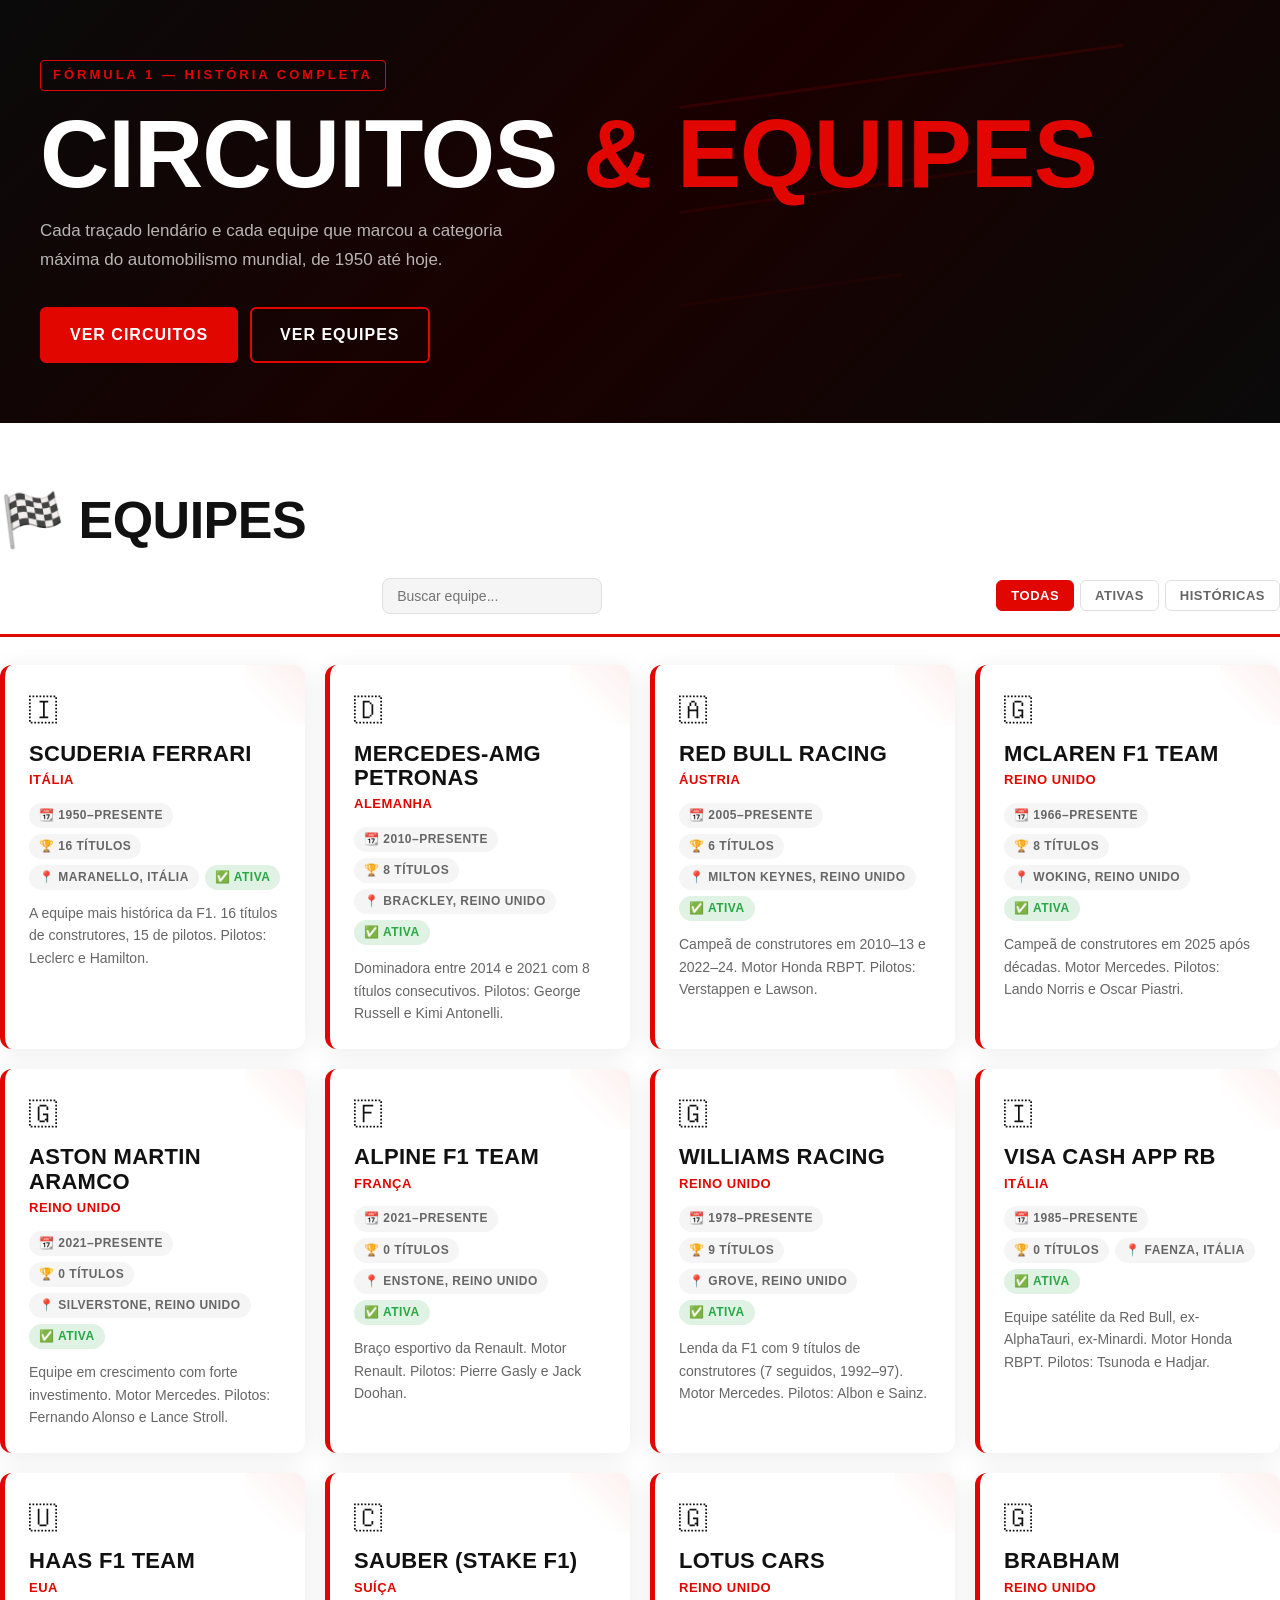
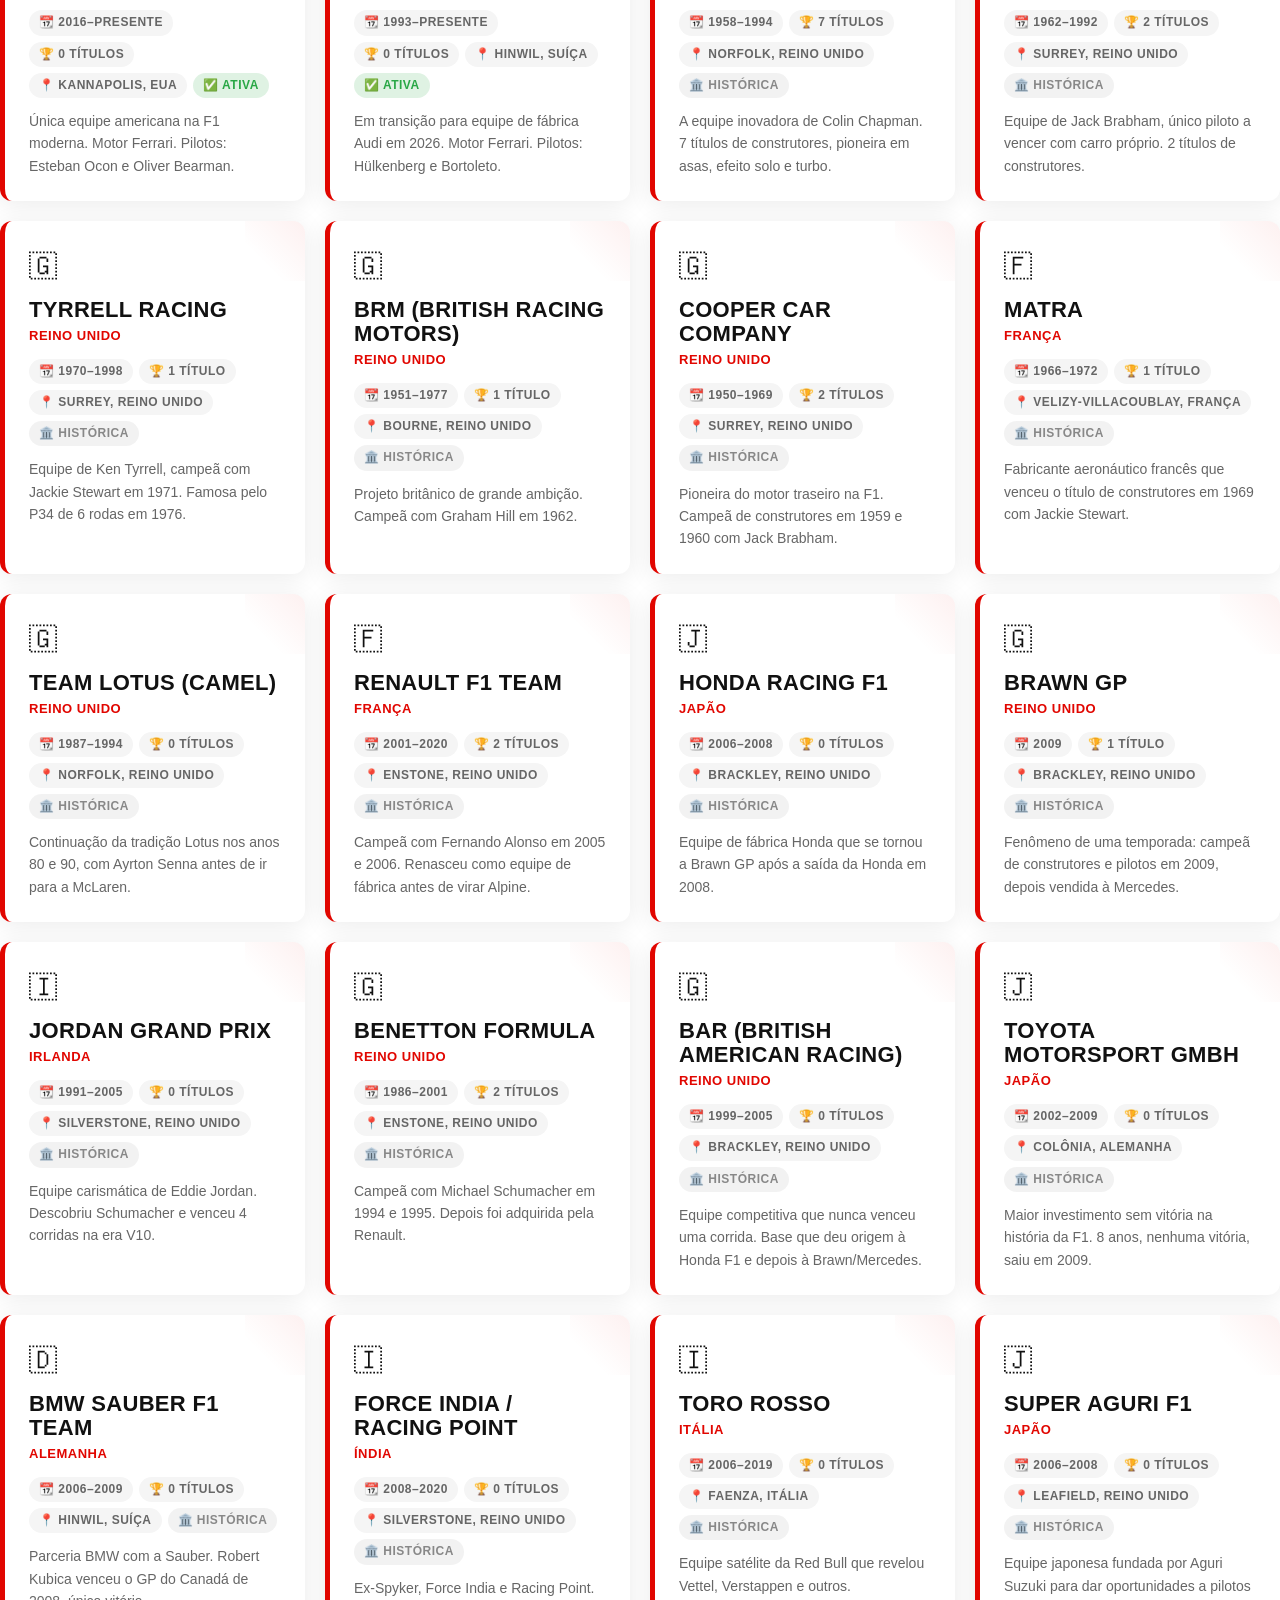
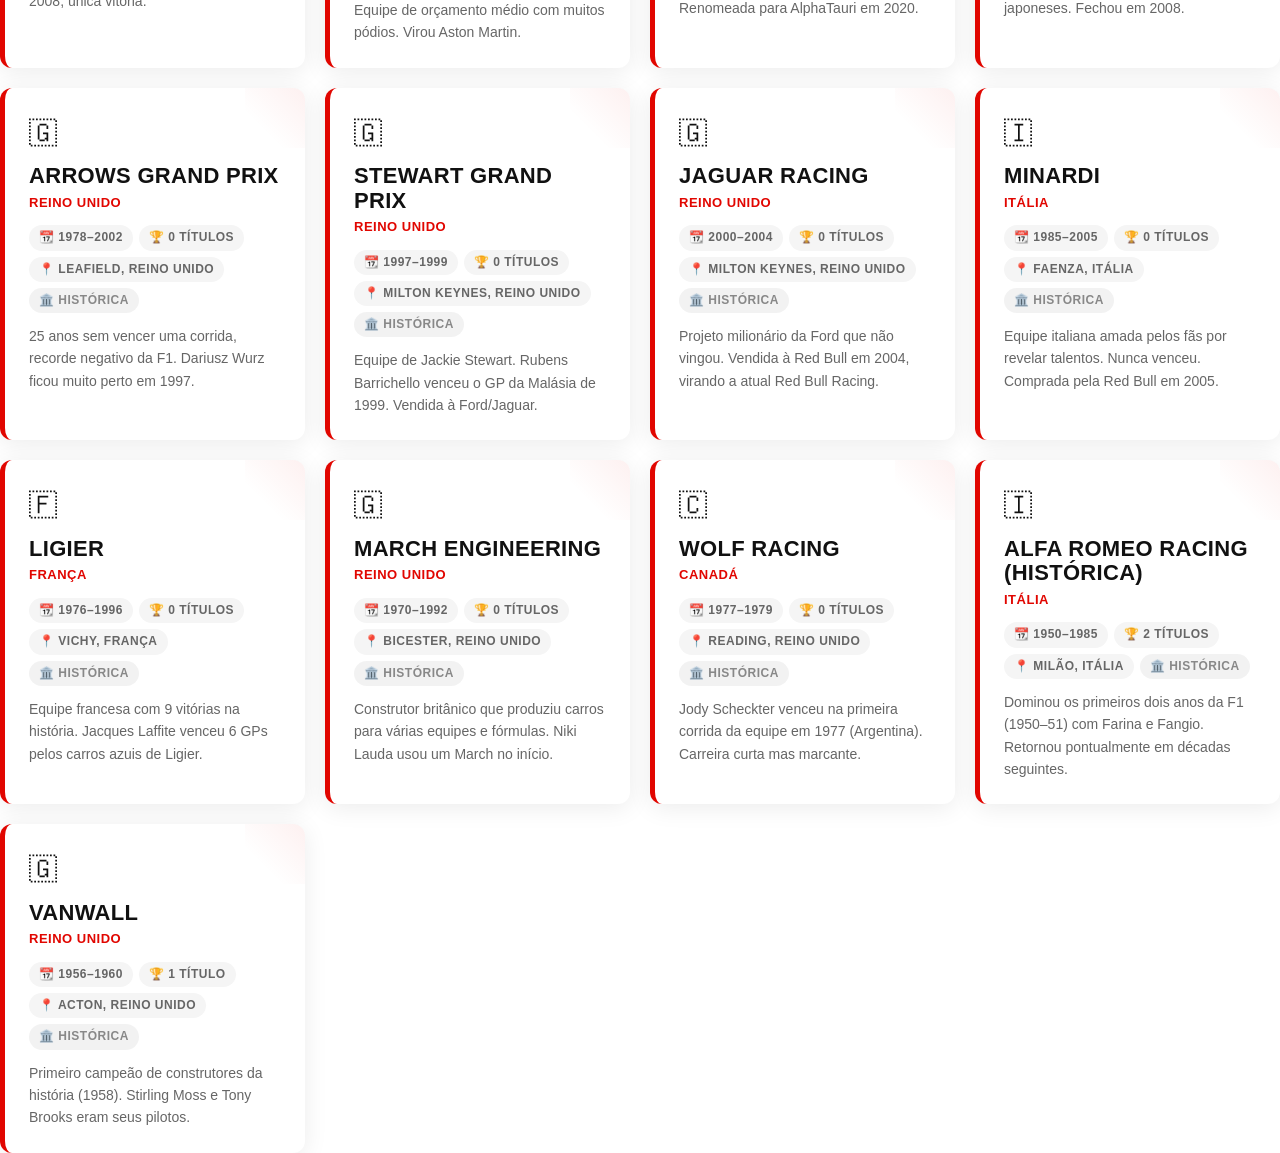
<file: equipes.html>
<!DOCTYPE html>
<link rel="stylesheet" href="../style.css">

<section class="hero">
    <div class="hero-inner">
        <div class="hero-tag">Fórmula 1 — História Completa</div>
        <h1 class="hero-title">Circuitos <span>&amp; Equipes</span></h1>
        <p class="hero-sub">Cada traçado lendário e cada equipe que marcou a categoria máxima do automobilismo mundial, de 1950 até hoje.</p>
        <div class="hero-actions">
            <a href="#circuits-section" class="btn-hero">Ver Circuitos</a>
            <a href="#teams-section"    class="btn-hero btn-hero-outline">Ver Equipes</a>
        </div>
    </div>
    <div class="hero-deco">
        <div class="deco-line dl1"></div>
        <div class="deco-line dl2"></div>
        <div class="deco-line dl3"></div>
    </div>
</section>

<section id="teams-section" class="content-section">
    <div class="section-header">
        <h2>🏁 Equipes</h2>
        <div class="section-controls">
            <input type="text" id="team-search" class="search-input" placeholder="Buscar equipe...">
            <div class="filter-tabs">
                <button class="filter-btn active" data-filter="all">Todas</button>
                <button class="filter-btn" data-filter="ativa">Ativas</button>
                <button class="filter-btn" data-filter="historica">Históricas</button>
            </div>
        </div>
    </div>
    <div id="teams-list" class="cards-grid"><div class="card">
    <div class="card-flag">🇮</div>
    <div class="card-title">Scuderia Ferrari</div>
    <div class="card-subtitle">Itália</div>
    <div class="card-meta"><span class="card-badge">📆 1950–presente</span><span class="card-badge">🏆 16 títulos</span><span class="card-badge">📍 Maranello, Itália</span><span class="card-badge" style="background:rgba(40,167,69,0.15); color:#28a745">✅ Ativa</span></div><p class="card-desc">A equipe mais histórica da F1. 16 títulos de construtores, 15 de pilotos. Pilotos: Leclerc e Hamilton.</p></div><div class="card">
    <div class="card-flag">🇩</div>
    <div class="card-title">Mercedes-AMG Petronas</div>
    <div class="card-subtitle">Alemanha</div>
    <div class="card-meta"><span class="card-badge">📆 2010–presente</span><span class="card-badge">🏆 8 títulos</span><span class="card-badge">📍 Brackley, Reino Unido</span><span class="card-badge" style="background:rgba(40,167,69,0.15); color:#28a745">✅ Ativa</span></div><p class="card-desc">Dominadora entre 2014 e 2021 com 8 títulos consecutivos. Pilotos: George Russell e Kimi Antonelli.</p></div><div class="card">
    <div class="card-flag">🇦</div>
    <div class="card-title">Red Bull Racing</div>
    <div class="card-subtitle">Áustria</div>
    <div class="card-meta"><span class="card-badge">📆 2005–presente</span><span class="card-badge">🏆 6 títulos</span><span class="card-badge">📍 Milton Keynes, Reino Unido</span><span class="card-badge" style="background:rgba(40,167,69,0.15); color:#28a745">✅ Ativa</span></div><p class="card-desc">Campeã de construtores em 2010–13 e 2022–24. Motor Honda RBPT. Pilotos: Verstappen e Lawson.</p></div><div class="card">
    <div class="card-flag">🇬</div>
    <div class="card-title">McLaren F1 Team</div>
    <div class="card-subtitle">Reino Unido</div>
    <div class="card-meta"><span class="card-badge">📆 1966–presente</span><span class="card-badge">🏆 8 títulos</span><span class="card-badge">📍 Woking, Reino Unido</span><span class="card-badge" style="background:rgba(40,167,69,0.15); color:#28a745">✅ Ativa</span></div><p class="card-desc">Campeã de construtores em 2025 após décadas. Motor Mercedes. Pilotos: Lando Norris e Oscar Piastri.</p></div><div class="card">
    <div class="card-flag">🇬</div>
    <div class="card-title">Aston Martin Aramco</div>
    <div class="card-subtitle">Reino Unido</div>
    <div class="card-meta"><span class="card-badge">📆 2021–presente</span><span class="card-badge">🏆 0 títulos</span><span class="card-badge">📍 Silverstone, Reino Unido</span><span class="card-badge" style="background:rgba(40,167,69,0.15); color:#28a745">✅ Ativa</span></div><p class="card-desc">Equipe em crescimento com forte investimento. Motor Mercedes. Pilotos: Fernando Alonso e Lance Stroll.</p></div><div class="card">
    <div class="card-flag">🇫</div>
    <div class="card-title">Alpine F1 Team</div>
    <div class="card-subtitle">França</div>
    <div class="card-meta"><span class="card-badge">📆 2021–presente</span><span class="card-badge">🏆 0 títulos</span><span class="card-badge">📍 Enstone, Reino Unido</span><span class="card-badge" style="background:rgba(40,167,69,0.15); color:#28a745">✅ Ativa</span></div><p class="card-desc">Braço esportivo da Renault. Motor Renault. Pilotos: Pierre Gasly e Jack Doohan.</p></div><div class="card">
    <div class="card-flag">🇬</div>
    <div class="card-title">Williams Racing</div>
    <div class="card-subtitle">Reino Unido</div>
    <div class="card-meta"><span class="card-badge">📆 1978–presente</span><span class="card-badge">🏆 9 títulos</span><span class="card-badge">📍 Grove, Reino Unido</span><span class="card-badge" style="background:rgba(40,167,69,0.15); color:#28a745">✅ Ativa</span></div><p class="card-desc">Lenda da F1 com 9 títulos de construtores (7 seguidos, 1992–97). Motor Mercedes. Pilotos: Albon e Sainz.</p></div><div class="card">
    <div class="card-flag">🇮</div>
    <div class="card-title">Visa Cash App RB</div>
    <div class="card-subtitle">Itália</div>
    <div class="card-meta"><span class="card-badge">📆 1985–presente</span><span class="card-badge">🏆 0 títulos</span><span class="card-badge">📍 Faenza, Itália</span><span class="card-badge" style="background:rgba(40,167,69,0.15); color:#28a745">✅ Ativa</span></div><p class="card-desc">Equipe satélite da Red Bull, ex-AlphaTauri, ex-Minardi. Motor Honda RBPT. Pilotos: Tsunoda e Hadjar.</p></div><div class="card">
    <div class="card-flag">🇺</div>
    <div class="card-title">Haas F1 Team</div>
    <div class="card-subtitle">EUA</div>
    <div class="card-meta"><span class="card-badge">📆 2016–presente</span><span class="card-badge">🏆 0 títulos</span><span class="card-badge">📍 Kannapolis, EUA</span><span class="card-badge" style="background:rgba(40,167,69,0.15); color:#28a745">✅ Ativa</span></div><p class="card-desc">Única equipe americana na F1 moderna. Motor Ferrari. Pilotos: Esteban Ocon e Oliver Bearman.</p></div><div class="card">
    <div class="card-flag">🇨</div>
    <div class="card-title">Sauber (Stake F1)</div>
    <div class="card-subtitle">Suíça</div>
    <div class="card-meta"><span class="card-badge">📆 1993–presente</span><span class="card-badge">🏆 0 títulos</span><span class="card-badge">📍 Hinwil, Suíça</span><span class="card-badge" style="background:rgba(40,167,69,0.15); color:#28a745">✅ Ativa</span></div><p class="card-desc">Em transição para equipe de fábrica Audi em 2026. Motor Ferrari. Pilotos: Hülkenberg e Bortoleto.</p></div><div class="card">
    <div class="card-flag">🇬</div>
    <div class="card-title">Lotus Cars</div>
    <div class="card-subtitle">Reino Unido</div>
    <div class="card-meta"><span class="card-badge">📆 1958–1994</span><span class="card-badge">🏆 7 títulos</span><span class="card-badge">📍 Norfolk, Reino Unido</span><span class="card-badge" style="background:rgba(150,150,150,0.12); color:#888">🏛️ Histórica</span></div><p class="card-desc">A equipe inovadora de Colin Chapman. 7 títulos de construtores, pioneira em asas, efeito solo e turbo.</p></div><div class="card">
    <div class="card-flag">🇬</div>
    <div class="card-title">Brabham</div>
    <div class="card-subtitle">Reino Unido</div>
    <div class="card-meta"><span class="card-badge">📆 1962–1992</span><span class="card-badge">🏆 2 títulos</span><span class="card-badge">📍 Surrey, Reino Unido</span><span class="card-badge" style="background:rgba(150,150,150,0.12); color:#888">🏛️ Histórica</span></div><p class="card-desc">Equipe de Jack Brabham, único piloto a vencer com carro próprio. 2 títulos de construtores.</p></div><div class="card">
    <div class="card-flag">🇬</div>
    <div class="card-title">Tyrrell Racing</div>
    <div class="card-subtitle">Reino Unido</div>
    <div class="card-meta"><span class="card-badge">📆 1970–1998</span><span class="card-badge">🏆 1 título</span><span class="card-badge">📍 Surrey, Reino Unido</span><span class="card-badge" style="background:rgba(150,150,150,0.12); color:#888">🏛️ Histórica</span></div><p class="card-desc">Equipe de Ken Tyrrell, campeã com Jackie Stewart em 1971. Famosa pelo P34 de 6 rodas em 1976.</p></div><div class="card">
    <div class="card-flag">🇬</div>
    <div class="card-title">BRM (British Racing Motors)</div>
    <div class="card-subtitle">Reino Unido</div>
    <div class="card-meta"><span class="card-badge">📆 1951–1977</span><span class="card-badge">🏆 1 título</span><span class="card-badge">📍 Bourne, Reino Unido</span><span class="card-badge" style="background:rgba(150,150,150,0.12); color:#888">🏛️ Histórica</span></div><p class="card-desc">Projeto britânico de grande ambição. Campeã com Graham Hill em 1962.</p></div><div class="card">
    <div class="card-flag">🇬</div>
    <div class="card-title">Cooper Car Company</div>
    <div class="card-subtitle">Reino Unido</div>
    <div class="card-meta"><span class="card-badge">📆 1950–1969</span><span class="card-badge">🏆 2 títulos</span><span class="card-badge">📍 Surrey, Reino Unido</span><span class="card-badge" style="background:rgba(150,150,150,0.12); color:#888">🏛️ Histórica</span></div><p class="card-desc">Pioneira do motor traseiro na F1. Campeã de construtores em 1959 e 1960 com Jack Brabham.</p></div><div class="card">
    <div class="card-flag">🇫</div>
    <div class="card-title">Matra</div>
    <div class="card-subtitle">França</div>
    <div class="card-meta"><span class="card-badge">📆 1966–1972</span><span class="card-badge">🏆 1 título</span><span class="card-badge">📍 Velizy-Villacoublay, França</span><span class="card-badge" style="background:rgba(150,150,150,0.12); color:#888">🏛️ Histórica</span></div><p class="card-desc">Fabricante aeronáutico francês que venceu o título de construtores em 1969 com Jackie Stewart.</p></div><div class="card">
    <div class="card-flag">🇬</div>
    <div class="card-title">Team Lotus (Camel)</div>
    <div class="card-subtitle">Reino Unido</div>
    <div class="card-meta"><span class="card-badge">📆 1987–1994</span><span class="card-badge">🏆 0 títulos</span><span class="card-badge">📍 Norfolk, Reino Unido</span><span class="card-badge" style="background:rgba(150,150,150,0.12); color:#888">🏛️ Histórica</span></div><p class="card-desc">Continuação da tradição Lotus nos anos 80 e 90, com Ayrton Senna antes de ir para a McLaren.</p></div><div class="card">
    <div class="card-flag">🇫</div>
    <div class="card-title">Renault F1 Team</div>
    <div class="card-subtitle">França</div>
    <div class="card-meta"><span class="card-badge">📆 2001–2020</span><span class="card-badge">🏆 2 títulos</span><span class="card-badge">📍 Enstone, Reino Unido</span><span class="card-badge" style="background:rgba(150,150,150,0.12); color:#888">🏛️ Histórica</span></div><p class="card-desc">Campeã com Fernando Alonso em 2005 e 2006. Renasceu como equipe de fábrica antes de virar Alpine.</p></div><div class="card">
    <div class="card-flag">🇯</div>
    <div class="card-title">Honda Racing F1</div>
    <div class="card-subtitle">Japão</div>
    <div class="card-meta"><span class="card-badge">📆 2006–2008</span><span class="card-badge">🏆 0 títulos</span><span class="card-badge">📍 Brackley, Reino Unido</span><span class="card-badge" style="background:rgba(150,150,150,0.12); color:#888">🏛️ Histórica</span></div><p class="card-desc">Equipe de fábrica Honda que se tornou a Brawn GP após a saída da Honda em 2008.</p></div><div class="card">
    <div class="card-flag">🇬</div>
    <div class="card-title">Brawn GP</div>
    <div class="card-subtitle">Reino Unido</div>
    <div class="card-meta"><span class="card-badge">📆 2009</span><span class="card-badge">🏆 1 título</span><span class="card-badge">📍 Brackley, Reino Unido</span><span class="card-badge" style="background:rgba(150,150,150,0.12); color:#888">🏛️ Histórica</span></div><p class="card-desc">Fenômeno de uma temporada: campeã de construtores e pilotos em 2009, depois vendida à Mercedes.</p></div><div class="card">
    <div class="card-flag">🇮</div>
    <div class="card-title">Jordan Grand Prix</div>
    <div class="card-subtitle">Irlanda</div>
    <div class="card-meta"><span class="card-badge">📆 1991–2005</span><span class="card-badge">🏆 0 títulos</span><span class="card-badge">📍 Silverstone, Reino Unido</span><span class="card-badge" style="background:rgba(150,150,150,0.12); color:#888">🏛️ Histórica</span></div><p class="card-desc">Equipe carismática de Eddie Jordan. Descobriu Schumacher e venceu 4 corridas na era V10.</p></div><div class="card">
    <div class="card-flag">🇬</div>
    <div class="card-title">Benetton Formula</div>
    <div class="card-subtitle">Reino Unido</div>
    <div class="card-meta"><span class="card-badge">📆 1986–2001</span><span class="card-badge">🏆 2 títulos</span><span class="card-badge">📍 Enstone, Reino Unido</span><span class="card-badge" style="background:rgba(150,150,150,0.12); color:#888">🏛️ Histórica</span></div><p class="card-desc">Campeã com Michael Schumacher em 1994 e 1995. Depois foi adquirida pela Renault.</p></div><div class="card">
    <div class="card-flag">🇬</div>
    <div class="card-title">BAR (British American Racing)</div>
    <div class="card-subtitle">Reino Unido</div>
    <div class="card-meta"><span class="card-badge">📆 1999–2005</span><span class="card-badge">🏆 0 títulos</span><span class="card-badge">📍 Brackley, Reino Unido</span><span class="card-badge" style="background:rgba(150,150,150,0.12); color:#888">🏛️ Histórica</span></div><p class="card-desc">Equipe competitiva que nunca venceu uma corrida. Base que deu origem à Honda F1 e depois à Brawn/Mercedes.</p></div><div class="card">
    <div class="card-flag">🇯</div>
    <div class="card-title">Toyota Motorsport GmbH</div>
    <div class="card-subtitle">Japão</div>
    <div class="card-meta"><span class="card-badge">📆 2002–2009</span><span class="card-badge">🏆 0 títulos</span><span class="card-badge">📍 Colônia, Alemanha</span><span class="card-badge" style="background:rgba(150,150,150,0.12); color:#888">🏛️ Histórica</span></div><p class="card-desc">Maior investimento sem vitória na história da F1. 8 anos, nenhuma vitória, saiu em 2009.</p></div><div class="card">
    <div class="card-flag">🇩</div>
    <div class="card-title">BMW Sauber F1 Team</div>
    <div class="card-subtitle">Alemanha</div>
    <div class="card-meta"><span class="card-badge">📆 2006–2009</span><span class="card-badge">🏆 0 títulos</span><span class="card-badge">📍 Hinwil, Suíça</span><span class="card-badge" style="background:rgba(150,150,150,0.12); color:#888">🏛️ Histórica</span></div><p class="card-desc">Parceria BMW com a Sauber. Robert Kubica venceu o GP do Canadá de 2008, única vitória.</p></div><div class="card">
    <div class="card-flag">🇮</div>
    <div class="card-title">Force India / Racing Point</div>
    <div class="card-subtitle">Índia</div>
    <div class="card-meta"><span class="card-badge">📆 2008–2020</span><span class="card-badge">🏆 0 títulos</span><span class="card-badge">📍 Silverstone, Reino Unido</span><span class="card-badge" style="background:rgba(150,150,150,0.12); color:#888">🏛️ Histórica</span></div><p class="card-desc">Ex-Spyker, Force India e Racing Point. Equipe de orçamento médio com muitos pódios. Virou Aston Martin.</p></div><div class="card">
    <div class="card-flag">🇮</div>
    <div class="card-title">Toro Rosso</div>
    <div class="card-subtitle">Itália</div>
    <div class="card-meta"><span class="card-badge">📆 2006–2019</span><span class="card-badge">🏆 0 títulos</span><span class="card-badge">📍 Faenza, Itália</span><span class="card-badge" style="background:rgba(150,150,150,0.12); color:#888">🏛️ Histórica</span></div><p class="card-desc">Equipe satélite da Red Bull que revelou Vettel, Verstappen e outros. Renomeada para AlphaTauri em 2020.</p></div><div class="card">
    <div class="card-flag">🇯</div>
    <div class="card-title">Super Aguri F1</div>
    <div class="card-subtitle">Japão</div>
    <div class="card-meta"><span class="card-badge">📆 2006–2008</span><span class="card-badge">🏆 0 títulos</span><span class="card-badge">📍 Leafield, Reino Unido</span><span class="card-badge" style="background:rgba(150,150,150,0.12); color:#888">🏛️ Histórica</span></div><p class="card-desc">Equipe japonesa fundada por Aguri Suzuki para dar oportunidades a pilotos japoneses. Fechou em 2008.</p></div><div class="card">
    <div class="card-flag">🇬</div>
    <div class="card-title">Arrows Grand Prix</div>
    <div class="card-subtitle">Reino Unido</div>
    <div class="card-meta"><span class="card-badge">📆 1978–2002</span><span class="card-badge">🏆 0 títulos</span><span class="card-badge">📍 Leafield, Reino Unido</span><span class="card-badge" style="background:rgba(150,150,150,0.12); color:#888">🏛️ Histórica</span></div><p class="card-desc">25 anos sem vencer uma corrida, recorde negativo da F1. Dariusz Wurz ficou muito perto em 1997.</p></div><div class="card">
    <div class="card-flag">🇬</div>
    <div class="card-title">Stewart Grand Prix</div>
    <div class="card-subtitle">Reino Unido</div>
    <div class="card-meta"><span class="card-badge">📆 1997–1999</span><span class="card-badge">🏆 0 títulos</span><span class="card-badge">📍 Milton Keynes, Reino Unido</span><span class="card-badge" style="background:rgba(150,150,150,0.12); color:#888">🏛️ Histórica</span></div><p class="card-desc">Equipe de Jackie Stewart. Rubens Barrichello venceu o GP da Malásia de 1999. Vendida à Ford/Jaguar.</p></div><div class="card">
    <div class="card-flag">🇬</div>
    <div class="card-title">Jaguar Racing</div>
    <div class="card-subtitle">Reino Unido</div>
    <div class="card-meta"><span class="card-badge">📆 2000–2004</span><span class="card-badge">🏆 0 títulos</span><span class="card-badge">📍 Milton Keynes, Reino Unido</span><span class="card-badge" style="background:rgba(150,150,150,0.12); color:#888">🏛️ Histórica</span></div><p class="card-desc">Projeto milionário da Ford que não vingou. Vendida à Red Bull em 2004, virando a atual Red Bull Racing.</p></div><div class="card">
    <div class="card-flag">🇮</div>
    <div class="card-title">Minardi</div>
    <div class="card-subtitle">Itália</div>
    <div class="card-meta"><span class="card-badge">📆 1985–2005</span><span class="card-badge">🏆 0 títulos</span><span class="card-badge">📍 Faenza, Itália</span><span class="card-badge" style="background:rgba(150,150,150,0.12); color:#888">🏛️ Histórica</span></div><p class="card-desc">Equipe italiana amada pelos fãs por revelar talentos. Nunca venceu. Comprada pela Red Bull em 2005.</p></div><div class="card">
    <div class="card-flag">🇫</div>
    <div class="card-title">Ligier</div>
    <div class="card-subtitle">França</div>
    <div class="card-meta"><span class="card-badge">📆 1976–1996</span><span class="card-badge">🏆 0 títulos</span><span class="card-badge">📍 Vichy, França</span><span class="card-badge" style="background:rgba(150,150,150,0.12); color:#888">🏛️ Histórica</span></div><p class="card-desc">Equipe francesa com 9 vitórias na história. Jacques Laffite venceu 6 GPs pelos carros azuis de Ligier.</p></div><div class="card">
    <div class="card-flag">🇬</div>
    <div class="card-title">March Engineering</div>
    <div class="card-subtitle">Reino Unido</div>
    <div class="card-meta"><span class="card-badge">📆 1970–1992</span><span class="card-badge">🏆 0 títulos</span><span class="card-badge">📍 Bicester, Reino Unido</span><span class="card-badge" style="background:rgba(150,150,150,0.12); color:#888">🏛️ Histórica</span></div><p class="card-desc">Construtor britânico que produziu carros para várias equipes e fórmulas. Niki Lauda usou um March no início.</p></div><div class="card">
    <div class="card-flag">🇨</div>
    <div class="card-title">Wolf Racing</div>
    <div class="card-subtitle">Canadá</div>
    <div class="card-meta"><span class="card-badge">📆 1977–1979</span><span class="card-badge">🏆 0 títulos</span><span class="card-badge">📍 Reading, Reino Unido</span><span class="card-badge" style="background:rgba(150,150,150,0.12); color:#888">🏛️ Histórica</span></div><p class="card-desc">Jody Scheckter venceu na primeira corrida da equipe em 1977 (Argentina). Carreira curta mas marcante.</p></div><div class="card">
    <div class="card-flag">🇮</div>
    <div class="card-title">Alfa Romeo Racing (histórica)</div>
    <div class="card-subtitle">Itália</div>
    <div class="card-meta"><span class="card-badge">📆 1950–1985</span><span class="card-badge">🏆 2 títulos</span><span class="card-badge">📍 Milão, Itália</span><span class="card-badge" style="background:rgba(150,150,150,0.12); color:#888">🏛️ Histórica</span></div><p class="card-desc">Dominou os primeiros dois anos da F1 (1950–51) com Farina e Fangio. Retornou pontualmente em décadas seguintes.</p></div><div class="card">
    <div class="card-flag">🇬</div>
    <div class="card-title">Vanwall</div>
    <div class="card-subtitle">Reino Unido</div>
    <div class="card-meta"><span class="card-badge">📆 1956–1960</span><span class="card-badge">🏆 1 título</span><span class="card-badge">📍 Acton, Reino Unido</span><span class="card-badge" style="background:rgba(150,150,150,0.12); color:#888">🏛️ Histórica</span></div><p class="card-desc">Primeiro campeão de construtores da história (1958). Stirling Moss e Tony Brooks eram seus pilotos.</p></div></div>
</section>
</file>
<file: style.css>
/* ============================================
   F1 BLOG — style.css
   Tema: Racing editorial — Barlow Condensed
============================================ */

/* ============================================
   VARIÁVEIS & RESET
============================================ */
:root {
    --red:        #e10600;
    --red-dark:   #a00400;
    --black:      #0a0a0a;
    --white:      #ffffff;
    --gray-100:   #f5f5f5;
    --gray-200:   #e8e8e8;
    --gray-400:   #999;
    --gray-600:   #555;
    --gray-800:   #222;
    --surface:    #ffffff;
    --surface-2:  #f5f5f5;
    --text:       #111111;
    --text-muted: #666666;
    --border:     #e0e0e0;
    --header-h:   64px;
    --radius:     12px;
    --shadow:     0 4px 24px rgba(0,0,0,0.08);
    --shadow-lg:  0 8px 40px rgba(0,0,0,0.14);
    --font-head:  'Barlow Condensed', sans-serif;
    --font-body:  'Barlow', sans-serif;
}

body.dark-mode {
    --surface:    #141414;
    --surface-2:  #1e1e1e;
    --text:       #f0f0f0;
    --text-muted: #999;
    --border:     #2a2a2a;
    --shadow:     0 4px 24px rgba(0,0,0,0.4);
    --shadow-lg:  0 8px 40px rgba(0,0,0,0.6);
    --gray-100:   #1e1e1e;
    --gray-200:   #2a2a2a;
}

*, *::before, *::after { margin: 0; padding: 0; box-sizing: border-box; }

html { scroll-behavior: smooth; }

body {
    background: var(--surface);
    color: var(--text);
    font-family: var(--font-body);
    font-size: 16px;
    line-height: 1.6;
    transition: background 0.3s, color 0.3s;
}

img { display: block; max-width: 100%; }
a   { color: inherit; text-decoration: none; }
button { cursor: pointer; font-family: var(--font-body); }

/* ============================================
   BOTÃO MODO ESCURO
============================================ */
#modo-toggle {
    position: fixed;
    top: 14px;
    right: 16px;
    z-index: 2000;
    background: var(--red);
    color: white;
    border: none;
    width: 40px;
    height: 40px;
    border-radius: 50%;
    font-size: 16px;
    box-shadow: 0 2px 10px rgba(0,0,0,0.3);
    transition: transform 0.2s;
}
#modo-toggle:hover { transform: scale(1.1); }

/* ============================================
   MENU HAMBÚRGUER
============================================ */
.hamburger {
    display: none;
    position: fixed;
    top: 14px;
    left: 16px;
    z-index: 2000;
    background: var(--red);
    border: none;
    width: 40px;
    height: 40px;
    border-radius: 8px;
    flex-direction: column;
    justify-content: center;
    align-items: center;
    gap: 5px;
    box-shadow: 0 2px 10px rgba(0,0,0,0.3);
}
.hamburger span {
    display: block;
    width: 22px;
    height: 2px;
    background: white;
    border-radius: 2px;
    transition: all 0.3s;
}

.mobile-menu {
    display: none;
    position: fixed;
    top: 0; left: -100%;
    width: 280px; height: 100vh;
    background: var(--surface);
    box-shadow: 5px 0 30px rgba(0,0,0,0.25);
    z-index: 1900;
    transition: left 0.3s ease;
    overflow-y: auto;
}
.mobile-menu.active { left: 0; }

.mobile-menu-header {
    padding: 20px 24px;
    background: linear-gradient(135deg, var(--red), var(--red-dark));
    display: flex;
    justify-content: space-between;
    align-items: center;
}
.close-btn {
    background: none; border: none;
    color: white; font-size: 32px;
    line-height: 1; padding: 0;
}

.mobile-menu-content { padding: 24px 20px; }

.menu-link {
    display: block;
    padding: 14px 12px;
    font-family: var(--font-head);
    font-size: 18px;
    font-weight: 700;
    letter-spacing: 0.5px;
    color: var(--text);
    border-radius: 8px;
    border-left: 3px solid transparent;
    margin-bottom: 4px;
    transition: all 0.2s;
}
.menu-link:hover {
    background: var(--gray-100);
    color: var(--red);
    border-left-color: var(--red);
    padding-left: 18px;
}

.menu-divider { height: 1px; background: var(--border); margin: 20px 0; }

.menu-admin-btn {
    width: 100%; padding: 12px;
    background: #6f42c1; color: white;
    border: none; border-radius: 8px;
    font-family: var(--font-head);
    font-size: 16px; font-weight: 700;
    letter-spacing: 0.5px;
    transition: background 0.2s;
}
.menu-admin-btn:hover { background: #5a35a0; }

.menu-overlay {
    display: none;
    position: fixed; inset: 0;
    background: rgba(0,0,0,0.5);
    z-index: 1800;
    opacity: 0;
    transition: opacity 0.3s;
}
.menu-overlay.active { display: block; opacity: 1; }

/* ============================================
   CABEÇALHO
============================================ */
#site-header {
    position: sticky;
    top: 0; z-index: 1000;
    background: var(--surface);
    border-bottom: 2px solid var(--red);
    height: var(--header-h);
    box-shadow: 0 2px 16px rgba(0,0,0,0.1);
}
.header-inner {
    max-width: 1200px;
    margin: 0 auto;
    padding: 0 24px;
    height: 100%;
    display: flex;
    align-items: center;
    justify-content: space-between;
}
.header-logo { display: flex; align-items: center; }

.header-nav {
    display: flex;
    align-items: center;
    gap: 8px;
}
.header-nav a {
    font-family: var(--font-head);
    font-size: 15px;
    font-weight: 700;
    letter-spacing: 0.5px;
    padding: 8px 14px;
    border-radius: 6px;
    color: var(--text);
    transition: all 0.2s;
    text-transform: uppercase;
}
.header-nav a:hover { background: var(--gray-100); color: var(--red); }

.btn-admin-nav {
    font-family: var(--font-head);
    font-size: 15px;
    font-weight: 700;
    letter-spacing: 0.5px;
    padding: 8px 16px;
    background: #6f42c1;
    color: white;
    border: none;
    border-radius: 6px;
    text-transform: uppercase;
    transition: background 0.2s;
}
.btn-admin-nav:hover { background: #5a35a0; }

/* ============================================
   HERO
============================================ */
.hero {
    position: relative;
    overflow: hidden;
    background: linear-gradient(135deg, #0a0a0a 0%, #1a0000 50%, #0a0a0a 100%);
    min-height: 420px;
    display: flex;
    align-items: center;
    padding: 60px 24px;
}
.hero-inner {
    position: relative;
    z-index: 2;
    max-width: 1200px;
    margin: 0 auto;
    width: 100%;
}
.hero-tag {
    display: inline-block;
    font-family: var(--font-head);
    font-size: 13px;
    font-weight: 700;
    letter-spacing: 3px;
    text-transform: uppercase;
    color: var(--red);
    border: 1px solid var(--red);
    padding: 4px 12px;
    border-radius: 4px;
    margin-bottom: 20px;
}
.hero-title {
    font-family: var(--font-head);
    font-size: clamp(56px, 8vw, 96px);
    font-weight: 900;
    line-height: 0.9;
    letter-spacing: -1px;
    color: white;
    text-transform: uppercase;
    margin-bottom: 20px;
}
.hero-title span { color: var(--red); }

.hero-sub {
    font-size: 17px;
    color: rgba(255,255,255,0.7);
    max-width: 520px;
    margin-bottom: 32px;
    line-height: 1.7;
}
.hero-actions { display: flex; gap: 12px; flex-wrap: wrap; }

.btn-hero {
    font-family: var(--font-head);
    font-size: 16px;
    font-weight: 700;
    letter-spacing: 1px;
    text-transform: uppercase;
    padding: 13px 28px;
    background: var(--red);
    color: white;
    border: 2px solid var(--red);
    border-radius: 6px;
    transition: all 0.2s;
    display: inline-block;
}
.btn-hero:hover { background: var(--red-dark); border-color: var(--red-dark); }

.btn-hero-outline {
    background: transparent;
    color: white;
}
.btn-hero-outline:hover { background: rgba(255,255,255,0.1); border-color: white; }

/* Decoração hero */
.hero-deco {
    position: absolute;
    right: -40px; top: 0;
    height: 100%; width: 50%;
    z-index: 1;
    opacity: 0.12;
    pointer-events: none;
}
.deco-line {
    position: absolute;
    height: 3px;
    background: var(--red);
    border-radius: 2px;
    transform-origin: left center;
}
.dl1 { width: 70%; top: 25%; transform: rotate(-8deg); }
.dl2 { width: 50%; top: 50%; transform: rotate(-8deg); opacity: 0.7; }
.dl3 { width: 35%; top: 72%; transform: rotate(-8deg); opacity: 0.4; }

/* ============================================
   MODAIS
============================================ */
.modal-overlay {
    position: fixed; inset: 0;
    background: rgba(0,0,0,0.7);
    z-index: 3000;
    display: flex;
    align-items: center;
    justify-content: center;
    padding: 20px;
    backdrop-filter: blur(4px);
}
.modal-box {
    background: var(--surface);
    border-radius: 16px;
    padding: 36px;
    width: 100%;
    max-width: 400px;
    position: relative;
    box-shadow: var(--shadow-lg);
    border-top: 4px solid var(--red);
}
.modal-close {
    position: absolute;
    top: 14px; right: 18px;
    background: none; border: none;
    font-size: 28px;
    color: var(--text-muted);
    line-height: 1;
    transition: color 0.2s;
}
.modal-close:hover { color: var(--red); }

.modal-box h2 {
    font-family: var(--font-head);
    font-size: 28px;
    font-weight: 900;
    text-transform: uppercase;
    letter-spacing: 1px;
    margin-bottom: 6px;
    color: var(--text);
}
.modal-sub {
    font-size: 14px;
    color: var(--text-muted);
    margin-bottom: 24px;
}
.modal-box input {
    width: 100%;
    padding: 12px 14px;
    margin-bottom: 12px;
    border: 1.5px solid var(--border);
    border-radius: 8px;
    font-size: 15px;
    font-family: var(--font-body);
    background: var(--surface-2);
    color: var(--text);
    transition: border-color 0.2s;
}
.modal-box input:focus { outline: none; border-color: var(--red); }

.modal-box button[id^="btn"] {
    width: 100%;
    padding: 13px;
    background: var(--red);
    color: white;
    border: none;
    border-radius: 8px;
    font-family: var(--font-head);
    font-size: 17px;
    font-weight: 700;
    letter-spacing: 1px;
    text-transform: uppercase;
    margin-top: 4px;
    transition: background 0.2s;
}
.modal-box button[id^="btn"]:hover { background: var(--red-dark); }

.form-msg {
    margin-top: 10px;
    padding: 10px 12px;
    border-radius: 8px;
    font-size: 14px;
    display: none;
}
.form-msg.error   { background: #ffebee; color: #c62828; display: block; }
.form-msg.success { background: #e8f5e9; color: #2e7d32; display: block; }
body.dark-mode .form-msg.error   { background: #3d1515; color: #ffcdd2; }
body.dark-mode .form-msg.success { background: #152d18; color: #c8e6c9; }

.modal-footer-link {
    margin-top: 16px;
    font-size: 14px;
    color: var(--text-muted);
    text-align: center;
}
.link-btn {
    background: none; border: none;
    color: var(--red);
    font-size: 14px;
    font-weight: 600;
    text-decoration: underline;
    padding: 0;
}

/* ============================================
   PAINEL ADMIN
============================================ */
#admin-panel {
    background: var(--surface-2);
    border-bottom: 3px solid var(--red);
    box-shadow: 0 4px 20px rgba(0,0,0,0.12);
}

.admin-bar {
    display: flex;
    align-items: center;
    gap: 12px;
    flex-wrap: wrap;
    padding: 12px 24px;
    background: linear-gradient(90deg, #1a0000, #0d0d0d);
    border-bottom: 1px solid #333;
}
.admin-bar-title {
    font-family: var(--font-head);
    font-size: 16px;
    font-weight: 700;
    letter-spacing: 1px;
    text-transform: uppercase;
    color: white;
    margin-right: 8px;
}
.admin-bar-tabs { display: flex; gap: 6px; flex-wrap: wrap; }

.admin-tab-btn {
    font-family: var(--font-head);
    font-size: 14px;
    font-weight: 700;
    letter-spacing: 0.5px;
    text-transform: uppercase;
    padding: 7px 16px;
    border: 1.5px solid #444;
    border-radius: 6px;
    background: transparent;
    color: #ccc;
    transition: all 0.2s;
}
.admin-tab-btn:hover  { border-color: var(--red); color: white; }
.admin-tab-btn.active { background: var(--red); border-color: var(--red); color: white; }

.btn-logout-admin {
    margin-left: auto;
    font-family: var(--font-head);
    font-size: 14px;
    font-weight: 700;
    text-transform: uppercase;
    padding: 7px 16px;
    background: transparent;
    color: #888;
    border: 1.5px solid #444;
    border-radius: 6px;
    transition: all 0.2s;
}
.btn-logout-admin:hover { border-color: #dc3545; color: #dc3545; }

.admin-body {
    max-width: 1200px;
    margin: 0 auto;
    padding: 28px 24px;
}

.admin-tab-content        { display: none; }
.admin-tab-content.active { display: block; }

.admin-tab-content h3 {
    font-family: var(--font-head);
    font-size: 20px;
    font-weight: 700;
    text-transform: uppercase;
    letter-spacing: 1px;
    color: var(--red);
    margin-bottom: 16px;
}

.admin-fields {
    display: grid;
    grid-template-columns: repeat(auto-fill, minmax(240px, 1fr));
    gap: 10px;
    margin-bottom: 14px;
}
.admin-fields input,
.admin-fields textarea {
    padding: 10px 12px;
    border: 1.5px solid var(--border);
    border-radius: 8px;
    font-size: 14px;
    font-family: var(--font-body);
    background: var(--surface);
    color: var(--text);
    transition: border-color 0.2s;
    resize: vertical;
}
.admin-fields textarea { grid-column: 1 / -1; }
.admin-fields input:focus,
.admin-fields textarea:focus { outline: none; border-color: var(--red); }

.admin-tab-content > button,
.admin-tab-content button[id^="btn"] {
    font-family: var(--font-head);
    font-size: 16px;
    font-weight: 700;
    text-transform: uppercase;
    letter-spacing: 0.5px;
    padding: 11px 24px;
    background: var(--red);
    color: white;
    border: none;
    border-radius: 8px;
    transition: background 0.2s;
}
.admin-tab-content > button:hover,
.admin-tab-content button[id^="btn"]:hover { background: var(--red-dark); }

/* Usuários no admin */
.user-card {
    background: var(--surface);
    border-radius: 10px;
    padding: 16px 20px;
    margin: 10px 0;
    display: flex;
    justify-content: space-between;
    align-items: center;
    border-left: 4px solid #6f42c1;
    box-shadow: var(--shadow);
}
.user-card-info { display: flex; flex-direction: column; gap: 2px; }
.user-card-info strong { font-size: 15px; color: var(--text); }
.user-card-info span   { font-size: 13px; color: var(--text-muted); }

.btn-delete-user {
    font-family: var(--font-head);
    font-size: 13px;
    font-weight: 700;
    text-transform: uppercase;
    padding: 7px 14px;
    background: #dc3545;
    color: white;
    border: none;
    border-radius: 6px;
    transition: background 0.2s;
}
.btn-delete-user:hover    { background: #c82333; }
.btn-delete-user:disabled { background: #888; cursor: not-allowed; }

/* ============================================
   CONTEÚDO PRINCIPAL
============================================ */
main { max-width: 1200px; margin: 0 auto; padding: 0 24px 60px; }

.content-section { padding-top: 56px; }

.section-header {
    margin-bottom: 28px;
    border-bottom: 3px solid var(--red);
    padding-bottom: 20px;
}
.section-header h2 {
    font-family: var(--font-head);
    font-size: clamp(36px, 5vw, 52px);
    font-weight: 900;
    text-transform: uppercase;
    letter-spacing: -0.5px;
    color: var(--text);
    margin-bottom: 16px;
}
.section-controls {
    display: flex;
    gap: 12px;
    flex-wrap: wrap;
    align-items: center;
}

.search-input {
    padding: 9px 14px;
    border: 1.5px solid var(--border);
    border-radius: 8px;
    font-size: 14px;
    font-family: var(--font-body);
    background: var(--surface-2);
    color: var(--text);
    width: 220px;
    transition: border-color 0.2s;
}
.search-input:focus { outline: none; border-color: var(--red); }

.filter-tabs { display: flex; gap: 6px; flex-wrap: wrap; }

.filter-btn {
    font-family: var(--font-head);
    font-size: 13px;
    font-weight: 700;
    text-transform: uppercase;
    letter-spacing: 0.5px;
    padding: 7px 14px;
    border: 1.5px solid var(--border);
    border-radius: 6px;
    background: transparent;
    color: var(--text-muted);
    transition: all 0.2s;
}
.filter-btn:hover  { border-color: var(--red); color: var(--text); }
.filter-btn.active { background: var(--red); border-color: var(--red); color: white; }

/* ============================================
   CARDS GRID
============================================ */
.cards-grid {
    display: grid;
    grid-template-columns: repeat(auto-fill, minmax(300px, 1fr));
    gap: 20px;
}

.card {
    background: var(--surface);
    border-radius: var(--radius);
    padding: 24px;
    box-shadow: var(--shadow);
    border-left: 5px solid var(--red);
    transition: transform 0.25s, box-shadow 0.25s;
    position: relative;
    overflow: hidden;
}
.card:hover {
    transform: translateY(-4px);
    box-shadow: var(--shadow-lg);
}
.card::before {
    content: '';
    position: absolute;
    top: 0; right: 0;
    width: 60px; height: 60px;
    background: linear-gradient(225deg, rgba(225,6,0,0.06) 0%, transparent 70%);
    pointer-events: none;
}

.card-flag {
    font-size: 28px;
    margin-bottom: 8px;
}
.card-title {
    font-family: var(--font-head);
    font-size: 22px;
    font-weight: 800;
    text-transform: uppercase;
    letter-spacing: 0.3px;
    color: var(--text);
    margin-bottom: 4px;
    line-height: 1.1;
}
.card-subtitle {
    font-size: 13px;
    font-weight: 600;
    color: var(--red);
    text-transform: uppercase;
    letter-spacing: 0.5px;
    margin-bottom: 12px;
}
.card-meta {
    display: flex;
    flex-wrap: wrap;
    gap: 6px;
    margin-bottom: 12px;
}
.card-badge {
    font-family: var(--font-head);
    font-size: 12px;
    font-weight: 700;
    letter-spacing: 0.5px;
    text-transform: uppercase;
    padding: 3px 10px;
    border-radius: 20px;
    background: var(--gray-100);
    color: var(--text-muted);
}
body.dark-mode .card-badge { background: var(--gray-200); }

.card-desc {
    font-size: 14px;
    color: var(--text-muted);
    line-height: 1.6;
}

.btn-delete-card {
    position: absolute;
    top: 12px; right: 12px;
    width: 30px; height: 30px;
    border-radius: 50%;
    background: #dc3545;
    color: white;
    border: none;
    font-size: 16px;
    font-weight: bold;
    display: flex;
    align-items: center;
    justify-content: center;
    opacity: 0;
    transition: opacity 0.2s, transform 0.2s;
}
.card:hover .btn-delete-card { opacity: 1; }
.btn-delete-card:hover { transform: scale(1.15); background: #c82333; }

/* Estado vazio */
.empty-state {
    grid-column: 1 / -1;
    text-align: center;
    padding: 60px 20px;
    color: var(--text-muted);
}
.empty-state p {
    font-family: var(--font-head);
    font-size: 20px;
    font-weight: 600;
    text-transform: uppercase;
    letter-spacing: 1px;
}

/* ============================================
   FOOTER
============================================ */
footer {
    background: var(--black);
    border-top: 3px solid var(--red);
    padding: 36px 24px;
}
.footer-inner {
    max-width: 1200px;
    margin: 0 auto;
    text-align: center;
    display: flex;
    flex-direction: column;
    align-items: center;
    gap: 10px;
}
.footer-inner p      { font-size: 14px; color: #888; }
.footer-disclaimer   { font-size: 12px; color: #555; }

/* ============================================
   MENSAGEM GLOBAL
============================================ */
#message {
    position: fixed;
    bottom: 24px;
    right: 24px;
    padding: 14px 24px;
    border-radius: 10px;
    color: white;
    font-family: var(--font-head);
    font-size: 15px;
    font-weight: 700;
    letter-spacing: 0.5px;
    text-transform: uppercase;
    z-index: 9999;
    transform: translateY(100px);
    opacity: 0;
    transition: transform 0.3s, opacity 0.3s;
    box-shadow: 0 6px 24px rgba(0,0,0,0.35);
    pointer-events: none;
}
#message.show         { transform: translateY(0); opacity: 1; }
#message.success      { background: linear-gradient(135deg, #28a745, #20c997); }
#message.error        { background: linear-gradient(135deg, #dc3545, #e83e8c); }

/* ============================================
   RESPONSIVO
============================================ */
@media (max-width: 768px) {
    .hamburger         { display: flex; }
    #site-header       { display: none; }
    #modo-toggle       { top: 14px; right: 16px; }

    .hero              { padding: 80px 20px 50px; min-height: auto; }
    .hero-deco         { display: none; }

    .section-header h2 { font-size: 32px; }
    .section-controls  { flex-direction: column; align-items: flex-start; }
    .search-input      { width: 100%; }
    .filter-tabs       { width: 100%; }

    .cards-grid        { grid-template-columns: 1fr; }

    .admin-bar         { flex-direction: column; align-items: flex-start; }
    .btn-logout-admin  { margin-left: 0; }
    .admin-fields      { grid-template-columns: 1fr; }
    .admin-fields textarea { grid-column: 1; }

    .modal-box         { padding: 28px 20px; }
}
/* ============================================
   RANKING CARDS (hero page)
============================================ */
.cards-section {
    padding: 48px 24px 72px;
    display: grid;
    grid-template-columns: repeat(auto-fit, minmax(320px, 1fr));
    gap: 24px;
    max-width: 1200px;
    margin: 0 auto;
}

/* override .card defaults for ranking cards */
.cards-section .card {
    border-left: none;
    border-radius: 0;
    border: 1px solid var(--border);
    padding: 0;
    box-shadow: var(--shadow);
}
.cards-section .card::before {
    content: '';
    display: block;
    height: 4px;
    background: linear-gradient(90deg, var(--red), var(--red-dark));
    position: static;
    width: auto;
    border-radius: 0;
    pointer-events: auto;
    background-color: unset;
}
.cards-section .card:hover {
    transform: translateY(-4px);
    box-shadow: var(--shadow-lg);
}

.card-body { padding: 24px 24px 20px; }

.card-label {
    font-family: var(--font-head);
    font-size: 11px;
    font-weight: 700;
    letter-spacing: 3px;
    text-transform: uppercase;
    color: var(--red);
    margin-bottom: 6px;
}

/* ranking card title — override .card-title */
.cards-section .card-title {
    font-family: var(--font-head);
    font-size: 26px;
    font-weight: 900;
    text-transform: uppercase;
    letter-spacing: 0.5px;
    color: var(--text);
    line-height: 1;
    margin-bottom: 20px;
    padding-bottom: 14px;
    border-bottom: 2px solid var(--border);
}

/* ── RANKING LIST ── */
.rank-list { display: flex; flex-direction: column; }

.rank-item {
    display: flex;
    align-items: center;
    gap: 14px;
    padding: 13px 0;
    border-bottom: 1px solid var(--border);
}
.rank-item:last-child { border-bottom: none; padding-bottom: 0; }

.rank-pos {
    font-family: var(--font-head);
    font-size: 28px;
    font-weight: 900;
    line-height: 1;
    min-width: 30px;
    text-align: center;
}
.rank-pos.gold   { color: #c9a84c; }
.rank-pos.silver { color: #999; }
.rank-pos.bronze { color: #b5673a; }

.rank-info { flex: 1; min-width: 0; }
.rank-name {
    font-family: var(--font-head);
    font-size: 18px;
    font-weight: 800;
    text-transform: uppercase;
    letter-spacing: 0.3px;
    color: var(--text);
    line-height: 1;
}
.rank-sub {
    font-size: 12px;
    color: var(--text-muted);
    margin-top: 3px;
}

.rank-badge {
    font-family: var(--font-head);
    font-size: 22px;
    font-weight: 900;
    color: var(--red);
    white-space: nowrap;
    text-align: right;
    line-height: 1;
}
.rank-badge span {
    display: block;
    font-size: 10px;
    font-weight: 600;
    color: var(--text-muted);
    letter-spacing: 1.5px;
    text-transform: uppercase;
    margin-top: 2px;
}

.card-link {
    display: inline-flex;
    align-items: center;
    gap: 6px;
    margin-top: 18px;
    font-family: var(--font-head);
    font-size: 13px;
    font-weight: 700;
    letter-spacing: 1px;
    text-transform: uppercase;
    color: var(--red);
    text-decoration: none;
    transition: gap .2s;
}
.card-link:hover { gap: 10px; }
.card-link svg { width: 12px; height: 12px; fill: var(--red); }

.card-watermark {
    position: absolute;
    right: -8px; bottom: -12px;
    font-family: var(--font-head);
    font-size: 8rem;
    font-weight: 900;
    color: rgba(0,0,0,.04);
    line-height: 1;
    pointer-events: none;
    user-select: none;
}
body.dark-mode .card-watermark { color: rgba(255,255,255,.03); }

@media (max-width: 768px) {
    .cards-section { padding: 32px 20px 48px; grid-template-columns: 1fr; }
}
/* Centralizar conteúdo do form */
form {
    text-align: center;
}

/* Labels */
label.inserir {
    display: block;
    margin-top: 12px;
    margin-bottom: 4px;
    font-size: 14px;
    color: #000000;
}

/* Inputs e textarea */
input,
textarea {
    width: 80%;
    padding: 8px;
    border: 1px solid #000000;
    border-radius: 5px;
    background: #ffffff;
    color: #000000;
    font-size: 14px;
    margin: 0 auto;
    display: block;
}

/* Foco */
input:focus,
textarea:focus {
    outline: none;
    border-color: #e10600;
}

/* Textarea */
textarea {
    height: 100px;
    resize: none;
}

/* Botão */
input[type="submit"] {
    margin-top: 15px;
    background: #e10600;
    border: none;
    cursor: pointer;
    font-weight: bold;
}

/* Hover */
input[type="submit"]:hover {
    background: #ff1a1a;
}
</file>
